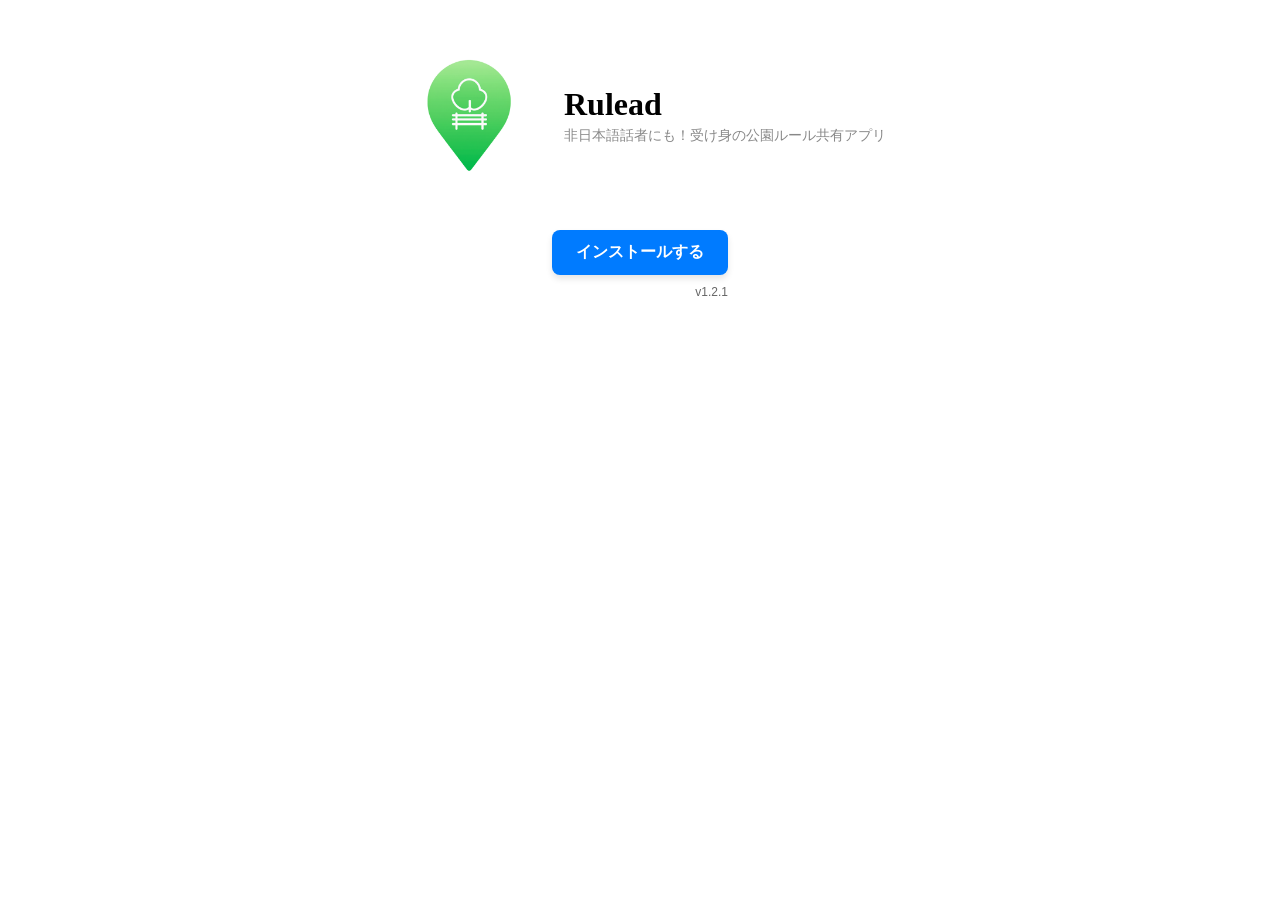
<file: android/index.html>
<!DOCTYPE html>
<html lang="ja">
<head>
    <meta charset="UTF-8">
    <meta name="viewport" content="width=device-width, initial-scale=1.0">
    <title>Rulead android web</title>
</head>
<body style="margin: 0; padding: 40px 20px;">

    <div style="display: flex; align-items: center; justify-content: center;">
        <img src="h7Eca82G2uC2fCZ1791556084_1791556099.png" alt="Ruleadのアイコン" width="150">
        <div style="margin-left: 20px;">
            <h1 style="margin-top: 0; margin-bottom: 4px; font-size: 32px; line-height: 1.2;">Rulead</h1>
            <p style="margin: 0; font-size: 14px; color: #888888; font-family: sans-serif;">非日本語話者にも！受け身の公園ルール共有アプリ</p>
        </div>
    </div>

    <div style="text-align: center; margin-top: 40px;">
        <div style="display: inline-block; position: relative;">
            <a href="https://github.com/knct-procon-26/rulead/releases/tag/v1.2.1" style="
                display: inline-block;
                background-color: #007bff;
                color: #ffffff;
                font-size: 16px;
                font-weight: bold;
                text-decoration: none;
                padding: 12px 24px;
                border-radius: 8px;
                box-shadow: 0 4px 6px rgba(0, 0, 0, 0.1);
            ">
                インストールする
            </a>
            <span style="
                position: absolute;
                bottom: -24px;
                right: 0;
                font-size: 12px;
                color: #666666;
                font-family: sans-serif;
            ">v1.2.1</span>
        </div>
    </div>

</body>
</html>
</file>
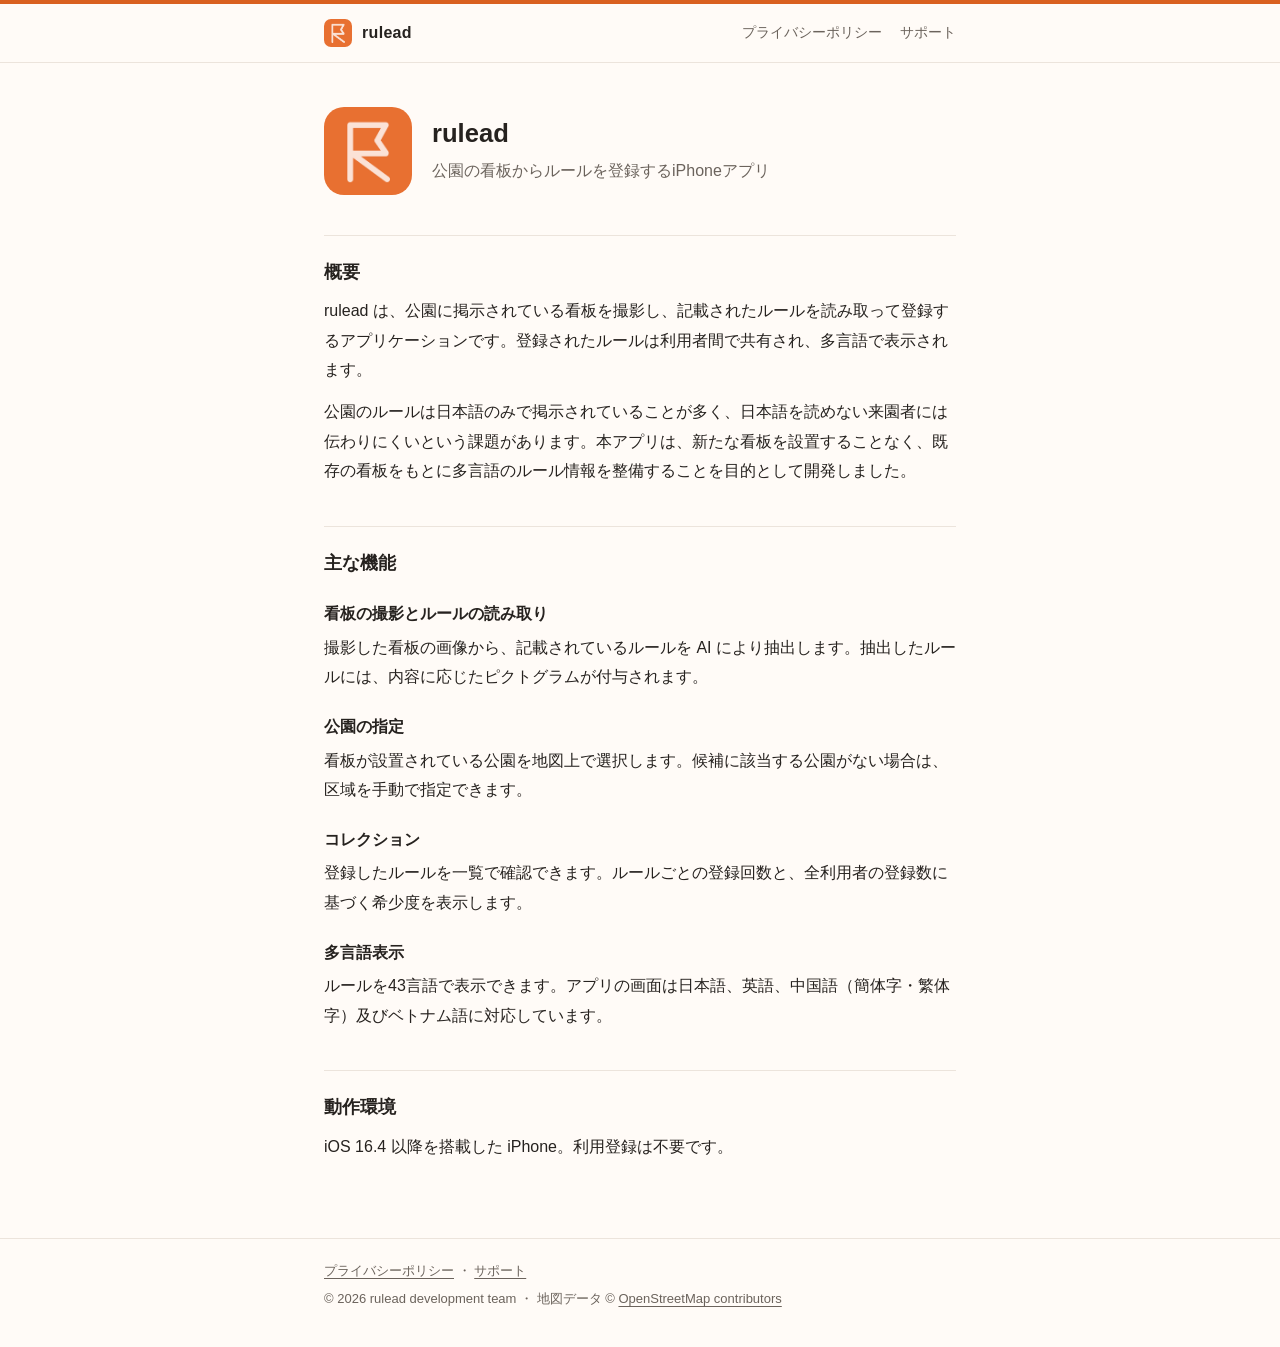
<file: ios/index.html>
<!doctype html>
<html lang="ja">
  <head>
    <meta charset="utf-8" />
    <meta name="viewport" content="width=device-width, initial-scale=1" />
    <title>rulead</title>
    <meta
      name="description"
      content="公園の看板からルールを登録するiPhoneアプリ「rulead」"
    />
    <link rel="icon" href="favicon.png" />
    <link rel="apple-touch-icon" href="apple-touch-icon.png" />
    <link rel="stylesheet" href="style.css" />
  </head>
  <body>
    <header class="site-header">
      <div class="wrap">
        <a class="brand" href="./"><img src="icon-192.png" alt="" />rulead</a>
        <nav class="site-nav">
          <a href="privacy.html">プライバシーポリシー</a>
          <a href="support.html">サポート</a>
        </nav>
      </div>
    </header>

    <main class="wrap">
      <div class="intro">
        <img src="icon-192.png" alt="ruleadのアイコン" />
        <div>
          <h1>rulead</h1>
          <p>公園の看板からルールを登録するiPhoneアプリ</p>
        </div>
      </div>

      <h2>概要</h2>
      <p>
        rulead
        は、公園に掲示されている看板を撮影し、記載されたルールを読み取って登録するアプリケーションです。登録されたルールは利用者間で共有され、多言語で表示されます。
      </p>
      <p>
        公園のルールは日本語のみで掲示されていることが多く、日本語を読めない来園者には伝わりにくいという課題があります。本アプリは、新たな看板を設置することなく、既存の看板をもとに多言語のルール情報を整備することを目的として開発しました。
      </p>

      <h2>主な機能</h2>
      <dl>
        <dt>看板の撮影とルールの読み取り</dt>
        <dd>
          撮影した看板の画像から、記載されているルールを AI
          により抽出します。抽出したルールには、内容に応じたピクトグラムが付与されます。
        </dd>

        <dt>公園の指定</dt>
        <dd>
          看板が設置されている公園を地図上で選択します。候補に該当する公園がない場合は、区域を手動で指定できます。
        </dd>

        <dt>コレクション</dt>
        <dd>
          登録したルールを一覧で確認できます。ルールごとの登録回数と、全利用者の登録数に基づく希少度を表示します。
        </dd>

        <dt>多言語表示</dt>
        <dd>
          ルールを43言語で表示できます。アプリの画面は日本語、英語、中国語（簡体字・繁体字）及びベトナム語に対応しています。
        </dd>
      </dl>

      <h2>動作環境</h2>
      <p>iOS 16.4 以降を搭載した iPhone。利用登録は不要です。</p>
    </main>

    <footer class="site-footer">
      <div class="wrap">
        <p>
          <a href="privacy.html">プライバシーポリシー</a> ・
          <a href="support.html">サポート</a>
        </p>
        <p>
          © 2026 rulead development team ・ 地図データ ©
          <a href="https://www.openstreetmap.org/copyright"
            >OpenStreetMap contributors</a
          >
        </p>
      </div>
    </footer>
  </body>
</html>
</file>
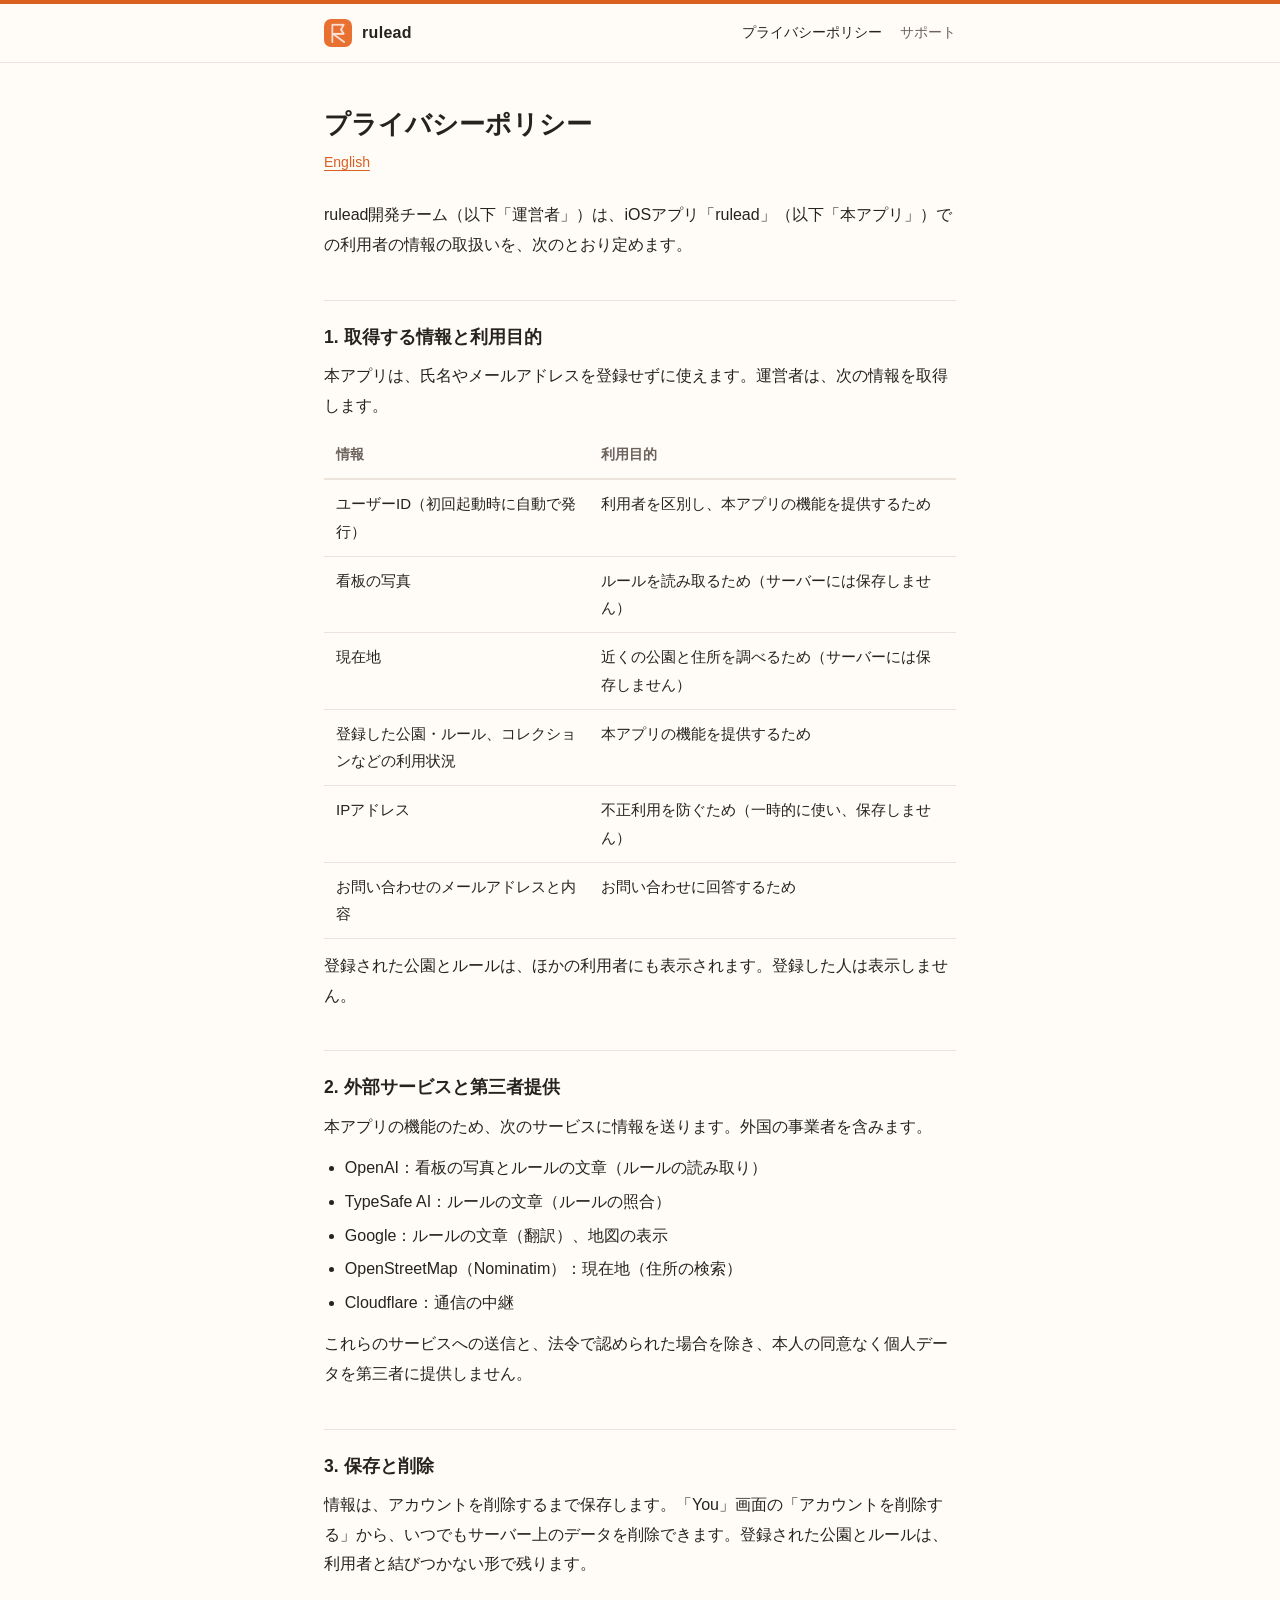
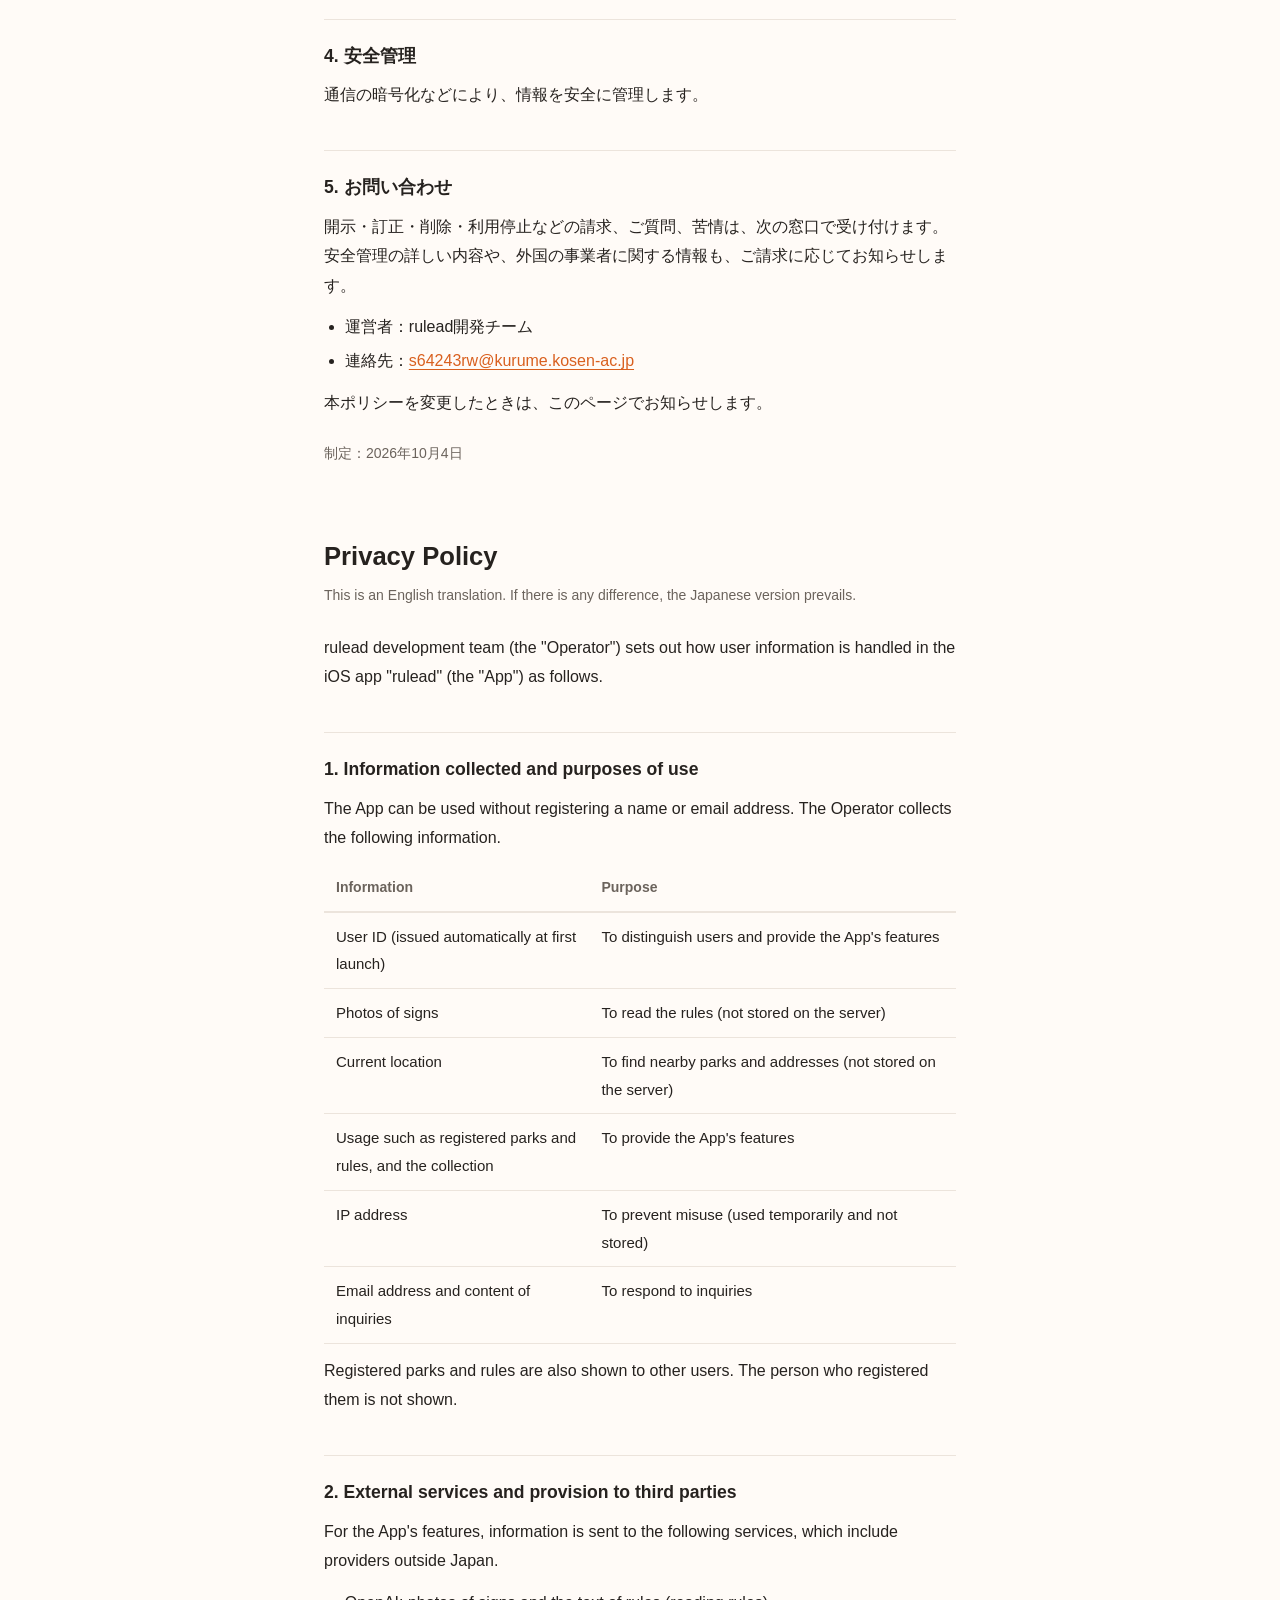
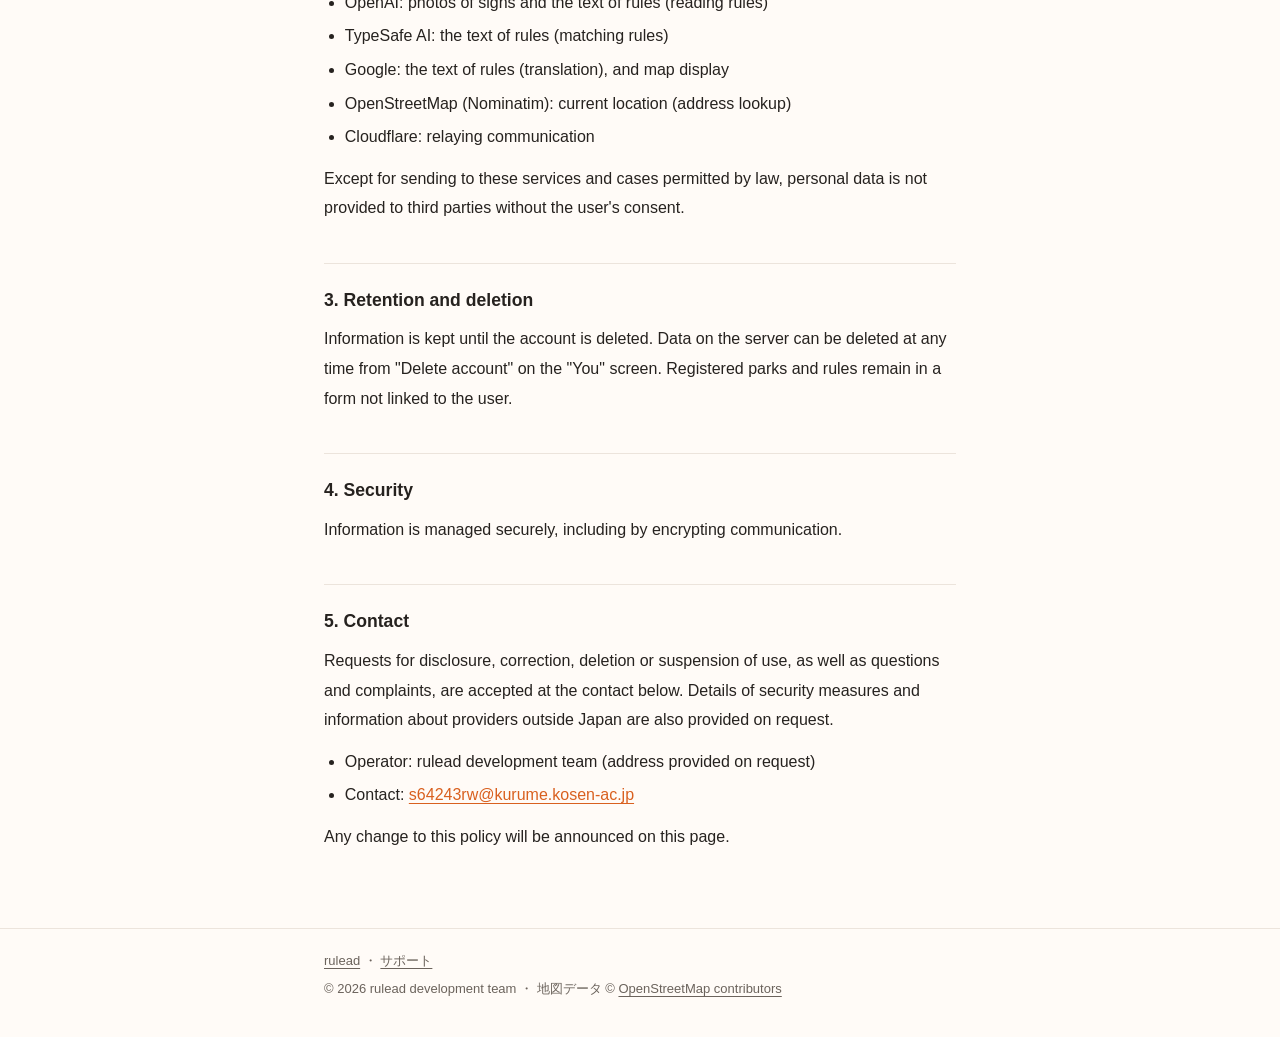
<file: ios/privacy.html>
<!doctype html>
<html lang="ja">
  <head>
    <meta charset="utf-8" />
    <meta name="viewport" content="width=device-width, initial-scale=1" />
    <title>プライバシーポリシー | rulead</title>
    <meta
      name="description"
      content="iOSアプリ「rulead」のプライバシーポリシー"
    />
    <link rel="icon" href="favicon.png" />
    <link rel="apple-touch-icon" href="apple-touch-icon.png" />
    <link rel="stylesheet" href="style.css" />
  </head>
  <body>
    <header class="site-header">
      <div class="wrap">
        <a class="brand" href="./"><img src="icon-192.png" alt="" />rulead</a>
        <nav class="site-nav">
          <a href="privacy.html" aria-current="page">プライバシーポリシー</a>
          <a href="support.html">サポート</a>
        </nav>
      </div>
    </header>

    <main class="wrap">
      <h1>プライバシーポリシー</h1>
      <p class="lang-switch"><a href="#en">English</a></p>

      <p>
        rulead開発チーム（以下「運営者」）は、iOSアプリ「rulead」（以下「本アプリ」）での利用者の情報の取扱いを、次のとおり定めます。
      </p>

      <h2>1. 取得する情報と利用目的</h2>
      <p>
        本アプリは、氏名やメールアドレスを登録せずに使えます。運営者は、次の情報を取得します。
      </p>
      <div class="table-wrap">
        <table>
          <thead>
            <tr>
              <th scope="col">情報</th>
              <th scope="col">利用目的</th>
            </tr>
          </thead>
          <tbody>
            <tr>
              <td>ユーザーID（初回起動時に自動で発行）</td>
              <td>利用者を区別し、本アプリの機能を提供するため</td>
            </tr>
            <tr>
              <td>看板の写真</td>
              <td>ルールを読み取るため（サーバーには保存しません）</td>
            </tr>
            <tr>
              <td>現在地</td>
              <td>近くの公園と住所を調べるため（サーバーには保存しません）</td>
            </tr>
            <tr>
              <td>登録した公園・ルール、コレクションなどの利用状況</td>
              <td>本アプリの機能を提供するため</td>
            </tr>
            <tr>
              <td>IPアドレス</td>
              <td>不正利用を防ぐため（一時的に使い、保存しません）</td>
            </tr>
            <tr>
              <td>お問い合わせのメールアドレスと内容</td>
              <td>お問い合わせに回答するため</td>
            </tr>
          </tbody>
        </table>
      </div>
      <p>
        登録された公園とルールは、ほかの利用者にも表示されます。登録した人は表示しません。
      </p>

      <h2>2. 外部サービスと第三者提供</h2>
      <p>
        本アプリの機能のため、次のサービスに情報を送ります。外国の事業者を含みます。
      </p>
      <ul>
        <li>OpenAI：看板の写真とルールの文章（ルールの読み取り）</li>
        <li>TypeSafe AI：ルールの文章（ルールの照合）</li>
        <li>Google：ルールの文章（翻訳）、地図の表示</li>
        <li>OpenStreetMap（Nominatim）：現在地（住所の検索）</li>
        <li>Cloudflare：通信の中継</li>
      </ul>
      <p>
        これらのサービスへの送信と、法令で認められた場合を除き、本人の同意なく個人データを第三者に提供しません。
      </p>

      <h2>3. 保存と削除</h2>
      <p>
        情報は、アカウントを削除するまで保存します。「You」画面の「アカウントを削除する」から、いつでもサーバー上のデータを削除できます。登録された公園とルールは、利用者と結びつかない形で残ります。
      </p>

      <h2>4. 安全管理</h2>
      <p>通信の暗号化などにより、情報を安全に管理します。</p>

      <h2>5. お問い合わせ</h2>
      <p>
        開示・訂正・削除・利用停止などの請求、ご質問、苦情は、次の窓口で受け付けます。安全管理の詳しい内容や、外国の事業者に関する情報も、ご請求に応じてお知らせします。
      </p>
      <ul>
        <li>運営者：rulead開発チーム</li>
        <li>
          連絡先：<a href="mailto:s64243rw@kurume.kosen-ac.jp"
            >s64243rw@kurume.kosen-ac.jp</a
          >
        </li>
      </ul>
      <p>本ポリシーを変更したときは、このページでお知らせします。</p>
      <p class="meta" style="margin-top: 24px">制定：2026年10月4日</p>

      <!-- English translation -->
      <h1 id="en" lang="en" style="margin-top: 72px">Privacy Policy</h1>
      <div lang="en">
        <p class="meta">
          This is an English translation. If there is any difference, the
          Japanese version prevails.
        </p>
        <p>
          rulead development team (the "Operator") sets out how user information
          is handled in the iOS app "rulead" (the "App") as follows.
        </p>

        <h2>1. Information collected and purposes of use</h2>
        <p>
          The App can be used without registering a name or email address. The
          Operator collects the following information.
        </p>
        <div class="table-wrap">
          <table>
            <thead>
              <tr>
                <th scope="col">Information</th>
                <th scope="col">Purpose</th>
              </tr>
            </thead>
            <tbody>
              <tr>
                <td>User ID (issued automatically at first launch)</td>
                <td>To distinguish users and provide the App's features</td>
              </tr>
              <tr>
                <td>Photos of signs</td>
                <td>To read the rules (not stored on the server)</td>
              </tr>
              <tr>
                <td>Current location</td>
                <td>
                  To find nearby parks and addresses (not stored on the server)
                </td>
              </tr>
              <tr>
                <td>
                  Usage such as registered parks and rules, and the collection
                </td>
                <td>To provide the App's features</td>
              </tr>
              <tr>
                <td>IP address</td>
                <td>To prevent misuse (used temporarily and not stored)</td>
              </tr>
              <tr>
                <td>Email address and content of inquiries</td>
                <td>To respond to inquiries</td>
              </tr>
            </tbody>
          </table>
        </div>
        <p>
          Registered parks and rules are also shown to other users. The person
          who registered them is not shown.
        </p>

        <h2>2. External services and provision to third parties</h2>
        <p>
          For the App's features, information is sent to the following services,
          which include providers outside Japan.
        </p>
        <ul>
          <li>OpenAI: photos of signs and the text of rules (reading rules)</li>
          <li>TypeSafe AI: the text of rules (matching rules)</li>
          <li>Google: the text of rules (translation), and map display</li>
          <li>OpenStreetMap (Nominatim): current location (address lookup)</li>
          <li>Cloudflare: relaying communication</li>
        </ul>
        <p>
          Except for sending to these services and cases permitted by law,
          personal data is not provided to third parties without the user's
          consent.
        </p>

        <h2>3. Retention and deletion</h2>
        <p>
          Information is kept until the account is deleted. Data on the server
          can be deleted at any time from "Delete account" on the "You" screen.
          Registered parks and rules remain in a form not linked to the user.
        </p>

        <h2>4. Security</h2>
        <p>
          Information is managed securely, including by encrypting
          communication.
        </p>

        <h2>5. Contact</h2>
        <p>
          Requests for disclosure, correction, deletion or suspension of use, as
          well as questions and complaints, are accepted at the contact below.
          Details of security measures and information about providers outside
          Japan are also provided on request.
        </p>
        <ul>
          <li>
            Operator: rulead development team (address provided on request)
          </li>
          <li>
            Contact:
            <a href="mailto:s64243rw@kurume.kosen-ac.jp"
              >s64243rw@kurume.kosen-ac.jp</a
            >
          </li>
        </ul>
        <p>Any change to this policy will be announced on this page.</p>
      </div>
    </main>

    <footer class="site-footer">
      <div class="wrap">
        <p><a href="./">rulead</a> ・ <a href="support.html">サポート</a></p>
        <p>
          © 2026 rulead development team ・ 地図データ ©
          <a href="https://www.openstreetmap.org/copyright"
            >OpenStreetMap contributors</a
          >
        </p>
      </div>
    </footer>
  </body>
</html>
</file>
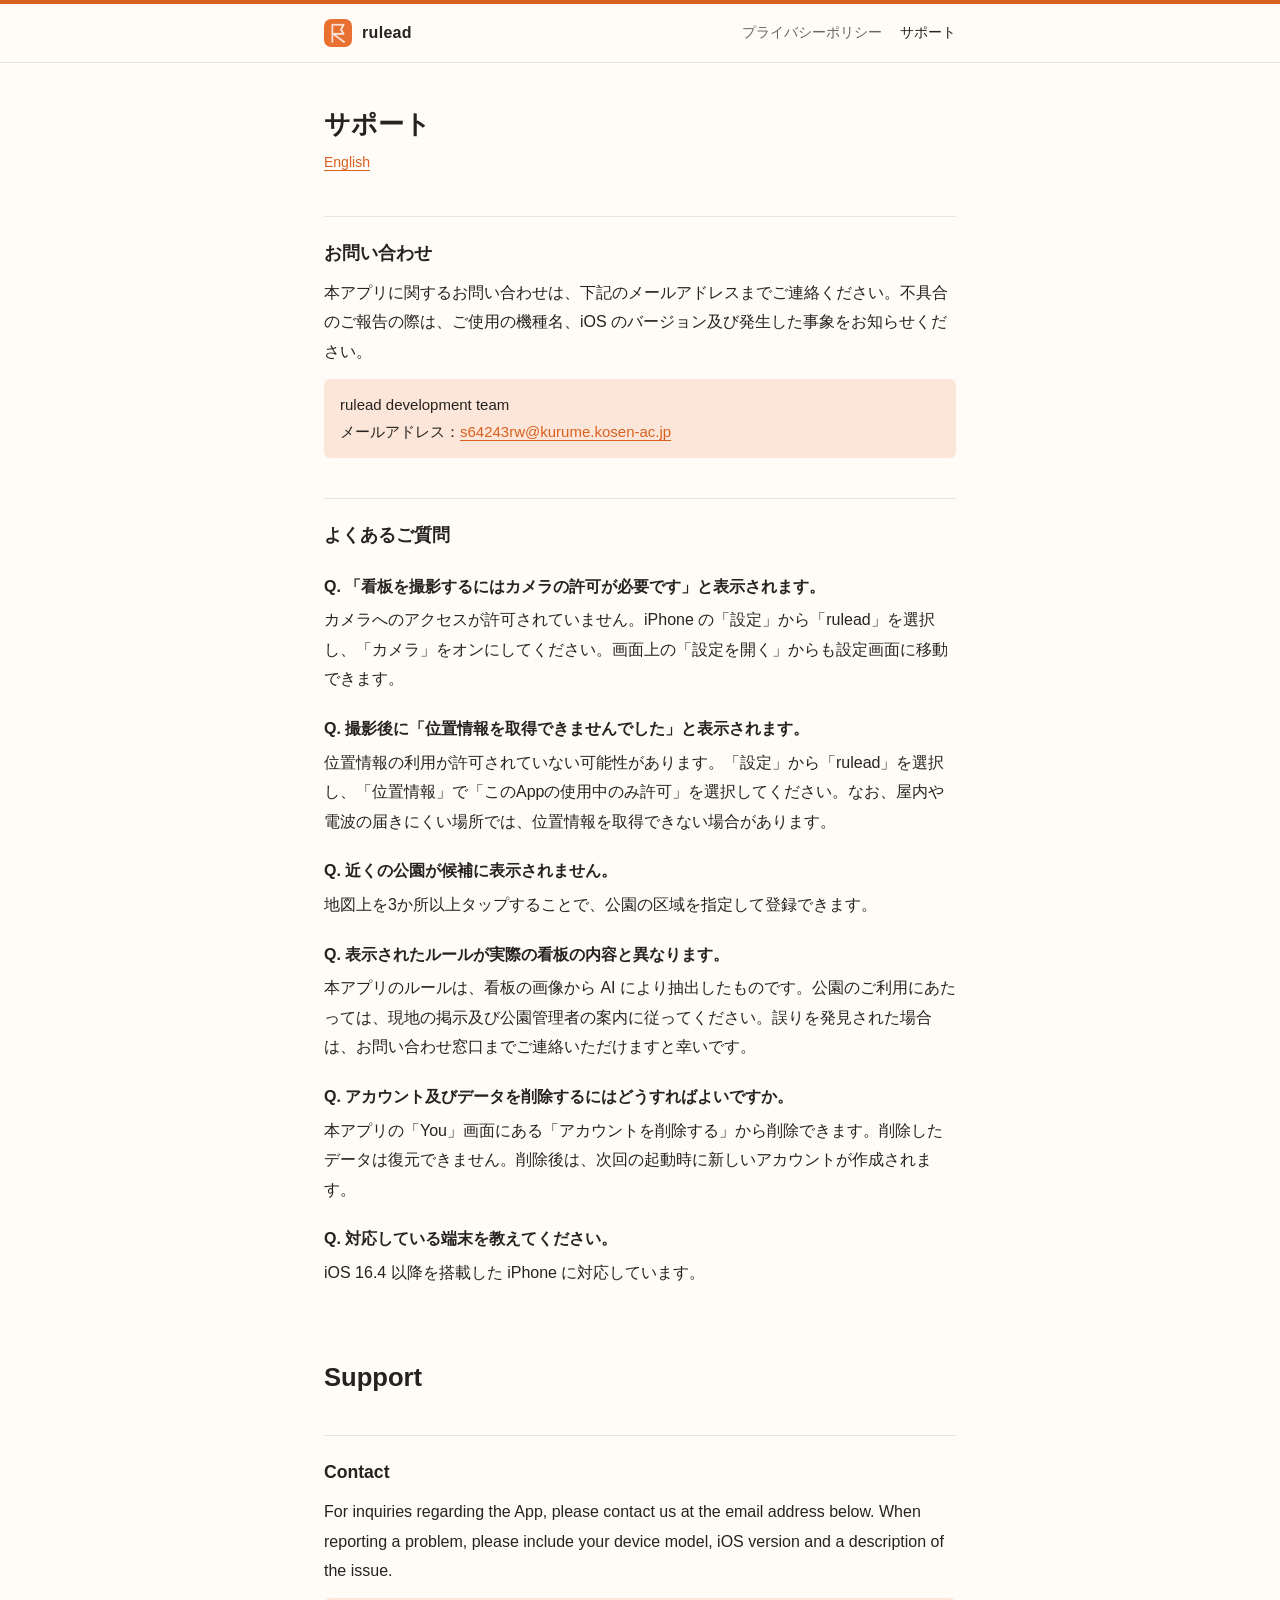
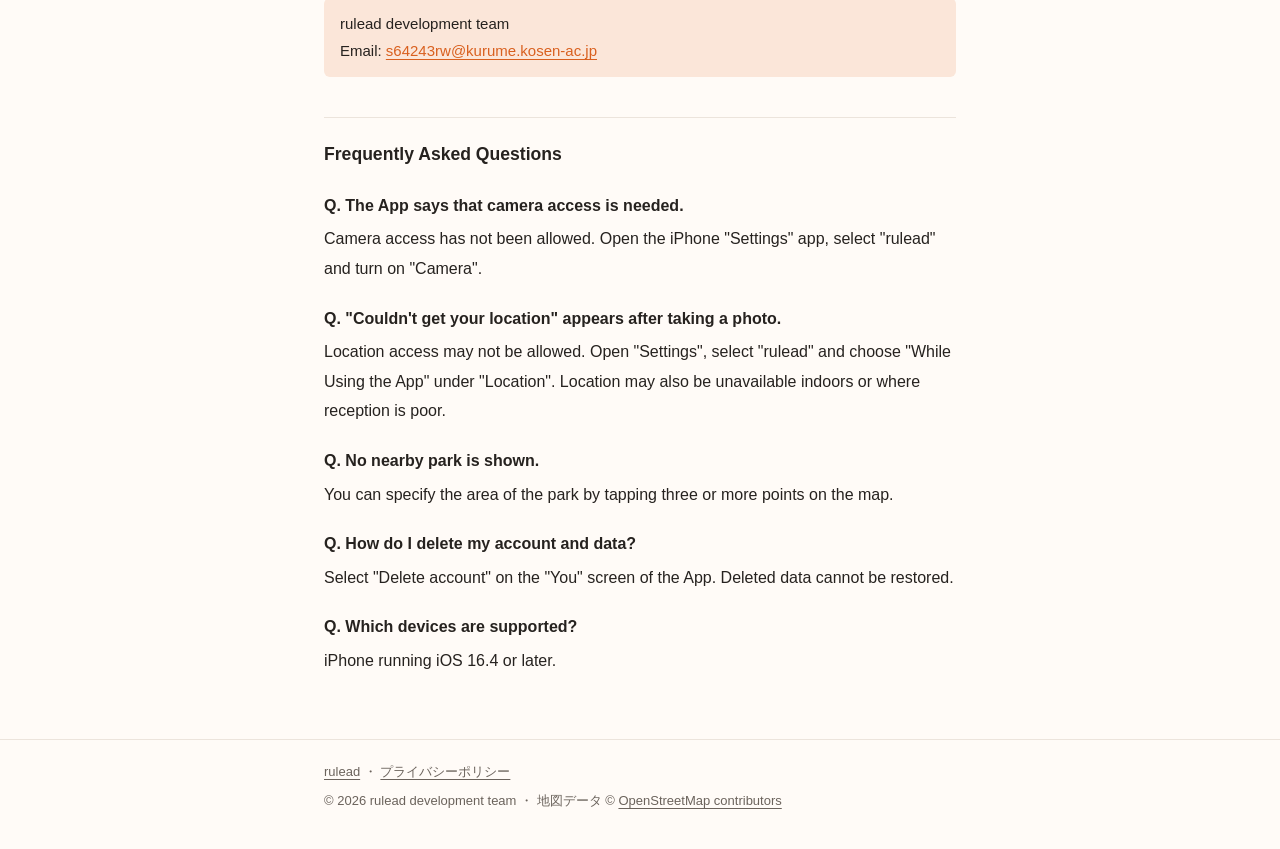
<file: ios/support.html>
<!doctype html>
<html lang="ja">
  <head>
    <meta charset="utf-8" />
    <meta name="viewport" content="width=device-width, initial-scale=1" />
    <title>サポート | rulead</title>
    <meta
      name="description"
      content="iPhoneアプリ「rulead」のサポート及びお問い合わせ窓口"
    />
    <link rel="icon" href="favicon.png" />
    <link rel="apple-touch-icon" href="apple-touch-icon.png" />
    <link rel="stylesheet" href="style.css" />
  </head>
  <body>
    <header class="site-header">
      <div class="wrap">
        <a class="brand" href="./"><img src="icon-192.png" alt="" />rulead</a>
        <nav class="site-nav">
          <a href="privacy.html">プライバシーポリシー</a>
          <a href="support.html" aria-current="page">サポート</a>
        </nav>
      </div>
    </header>

    <main class="wrap">
      <h1>サポート</h1>
      <p class="lang-switch"><a href="#en">English</a></p>

      <h2>お問い合わせ</h2>
      <p>
        本アプリに関するお問い合わせは、下記のメールアドレスまでご連絡ください。不具合のご報告の際は、ご使用の機種名、iOS
        のバージョン及び発生した事象をお知らせください。
      </p>
      <p class="note">
        rulead development team<br />メールアドレス：<a
          href="mailto:s64243rw@kurume.kosen-ac.jp"
          >s64243rw@kurume.kosen-ac.jp</a
        >
      </p>

      <h2>よくあるご質問</h2>
      <dl>
        <dt>Q. 「看板を撮影するにはカメラの許可が必要です」と表示されます。</dt>
        <dd>
          カメラへのアクセスが許可されていません。iPhone
          の「設定」から「rulead」を選択し、「カメラ」をオンにしてください。画面上の「設定を開く」からも設定画面に移動できます。
        </dd>

        <dt>Q. 撮影後に「位置情報を取得できませんでした」と表示されます。</dt>
        <dd>
          位置情報の利用が許可されていない可能性があります。「設定」から「rulead」を選択し、「位置情報」で「このAppの使用中のみ許可」を選択してください。なお、屋内や電波の届きにくい場所では、位置情報を取得できない場合があります。
        </dd>

        <dt>Q. 近くの公園が候補に表示されません。</dt>
        <dd>
          地図上を3か所以上タップすることで、公園の区域を指定して登録できます。
        </dd>

        <dt>Q. 表示されたルールが実際の看板の内容と異なります。</dt>
        <dd>
          本アプリのルールは、看板の画像から AI
          により抽出したものです。公園のご利用にあたっては、現地の掲示及び公園管理者の案内に従ってください。誤りを発見された場合は、お問い合わせ窓口までご連絡いただけますと幸いです。
        </dd>

        <dt>Q. アカウント及びデータを削除するにはどうすればよいですか。</dt>
        <dd>
          本アプリの「You」画面にある「アカウントを削除する」から削除できます。削除したデータは復元できません。削除後は、次回の起動時に新しいアカウントが作成されます。
        </dd>

        <dt>Q. 対応している端末を教えてください。</dt>
        <dd>iOS 16.4 以降を搭載した iPhone に対応しています。</dd>
      </dl>

      <h1 id="en" lang="en" style="margin-top: 72px">Support</h1>
      <div lang="en">
        <h2>Contact</h2>
        <p>
          For inquiries regarding the App, please contact us at the email
          address below. When reporting a problem, please include your device
          model, iOS version and a description of the issue.
        </p>
        <p class="note">
          rulead development team<br />Email:
          <a href="mailto:s64243rw@kurume.kosen-ac.jp"
            >s64243rw@kurume.kosen-ac.jp</a
          >
        </p>

        <h2>Frequently Asked Questions</h2>
        <dl>
          <dt>Q. The App says that camera access is needed.</dt>
          <dd>
            Camera access has not been allowed. Open the iPhone "Settings" app,
            select "rulead" and turn on "Camera".
          </dd>

          <dt>Q. "Couldn't get your location" appears after taking a photo.</dt>
          <dd>
            Location access may not be allowed. Open "Settings", select "rulead"
            and choose "While Using the App" under "Location". Location may also
            be unavailable indoors or where reception is poor.
          </dd>

          <dt>Q. No nearby park is shown.</dt>
          <dd>
            You can specify the area of the park by tapping three or more points
            on the map.
          </dd>

          <dt>Q. How do I delete my account and data?</dt>
          <dd>
            Select "Delete account" on the "You" screen of the App. Deleted data
            cannot be restored.
          </dd>

          <dt>Q. Which devices are supported?</dt>
          <dd>iPhone running iOS 16.4 or later.</dd>
        </dl>
      </div>
    </main>

    <footer class="site-footer">
      <div class="wrap">
        <p>
          <a href="./">rulead</a> ・
          <a href="privacy.html">プライバシーポリシー</a>
        </p>
        <p>
          © 2026 rulead development team ・ 地図データ ©
          <a href="https://www.openstreetmap.org/copyright"
            >OpenStreetMap contributors</a
          >
        </p>
      </div>
    </footer>
  </body>
</html>
</file>
<file: ios/style.css>
:root {
  --text: #26221f;
  --muted: #6b635c;
  --line: #ece4dc;
  --bg: #fffbf7;
  --accent: #d9601f;
  --accent-soft: #fbe6d9;
}

* {
  box-sizing: border-box;
}

html {
  -webkit-text-size-adjust: 100%;
}

body {
  margin: 0;
  background: var(--bg);
  color: var(--text);
  font-family: -apple-system, BlinkMacSystemFont, "Hiragino Sans",
    "Hiragino Kaku Gothic ProN", "Noto Sans JP", "Yu Gothic", sans-serif;
  font-size: 16px;
  line-height: 1.85;
}

a {
  color: var(--accent);
  text-underline-offset: 3px;
}

a:hover {
  text-decoration-thickness: 2px;
}

.wrap {
  max-width: 42rem;
  margin: 0 auto;
  padding: 0 20px;
}

/* header */
.site-header {
  border-top: 4px solid var(--accent);
  border-bottom: 1px solid var(--line);
}

.site-header .wrap {
  display: flex;
  align-items: center;
  justify-content: space-between;
  gap: 16px;
  padding-top: 14px;
  padding-bottom: 14px;
}

.brand {
  display: flex;
  align-items: center;
  gap: 10px;
  color: var(--text);
  text-decoration: none;
  font-weight: 700;
  letter-spacing: 0.02em;
}

.brand img {
  width: 28px;
  height: 28px;
  border-radius: 7px;
}

.site-nav {
  display: flex;
  gap: 18px;
  font-size: 14px;
}

.site-nav a {
  color: var(--muted);
  text-decoration: none;
}

.site-nav a[aria-current="page"],
.site-nav a:hover {
  color: var(--text);
}

/* content */
main.wrap {
  padding-top: 44px;
  padding-bottom: 64px;
}

h1 {
  font-size: 1.6rem;
  line-height: 1.4;
  margin: 0 0 8px;
}

h2 {
  font-size: 1.1rem;
  margin: 40px 0 8px;
  padding-top: 20px;
  border-top: 1px solid var(--line);
}

h3 {
  font-size: 1rem;
  margin: 24px 0 4px;
}

p,
ul {
  margin: 0 0 12px;
}

ul {
  padding-left: 1.3em;
}

li + li {
  margin-top: 4px;
}

.meta {
  color: var(--muted);
  font-size: 14px;
  margin-bottom: 24px;
}

.lang-switch {
  font-size: 14px;
  margin-bottom: 24px;
}

.note {
  background: var(--accent-soft);
  border-radius: 6px;
  padding: 12px 16px;
  font-size: 15px;
}

dl {
  margin: 0;
}

dt {
  font-weight: 700;
  margin-top: 20px;
}

dd {
  margin: 4px 0 0;
}

/* top page */
.intro {
  display: flex;
  align-items: center;
  gap: 20px;
  margin-bottom: 28px;
}

.intro img {
  width: 88px;
  height: 88px;
  border-radius: 20px;
  flex-shrink: 0;
}

.intro h1 {
  margin: 0;
}

.intro p {
  margin: 4px 0 0;
  color: var(--muted);
}

.steps {
  counter-reset: step;
  list-style: none;
  padding: 0;
}

.steps li {
  counter-increment: step;
  position: relative;
  padding-left: 2.2em;
  margin-top: 10px;
}

.steps li::before {
  content: counter(step);
  position: absolute;
  left: 0;
  top: 0.15em;
  width: 1.5em;
  height: 1.5em;
  line-height: 1.5em;
  text-align: center;
  font-size: 14px;
  font-weight: 700;
  color: var(--accent);
  border: 1.5px solid var(--accent);
  border-radius: 50%;
}

/* footer */
.site-footer {
  border-top: 1px solid var(--line);
  color: var(--muted);
  font-size: 13px;
  padding: 20px 0 32px;
}

.site-footer p {
  margin: 0 0 4px;
}

.site-footer a {
  color: var(--muted);
}

@media (max-width: 480px) {
  body {
    font-size: 15px;
  }
  .site-nav {
    gap: 12px;
    font-size: 13px;
  }
  .intro img {
    width: 72px;
    height: 72px;
    border-radius: 16px;
  }
}

/* table */
.table-wrap {
  overflow-x: auto;
  margin: 0 0 12px;
}

table {
  width: 100%;
  border-collapse: collapse;
  font-size: 15px;
}

th,
td {
  text-align: left;
  vertical-align: top;
  padding: 10px 12px;
  border-bottom: 1px solid var(--line);
}

thead th {
  border-bottom: 2px solid var(--line);
  color: var(--muted);
  font-weight: 700;
  font-size: 14px;
}

td:first-child {
  width: 42%;
}
</file>
